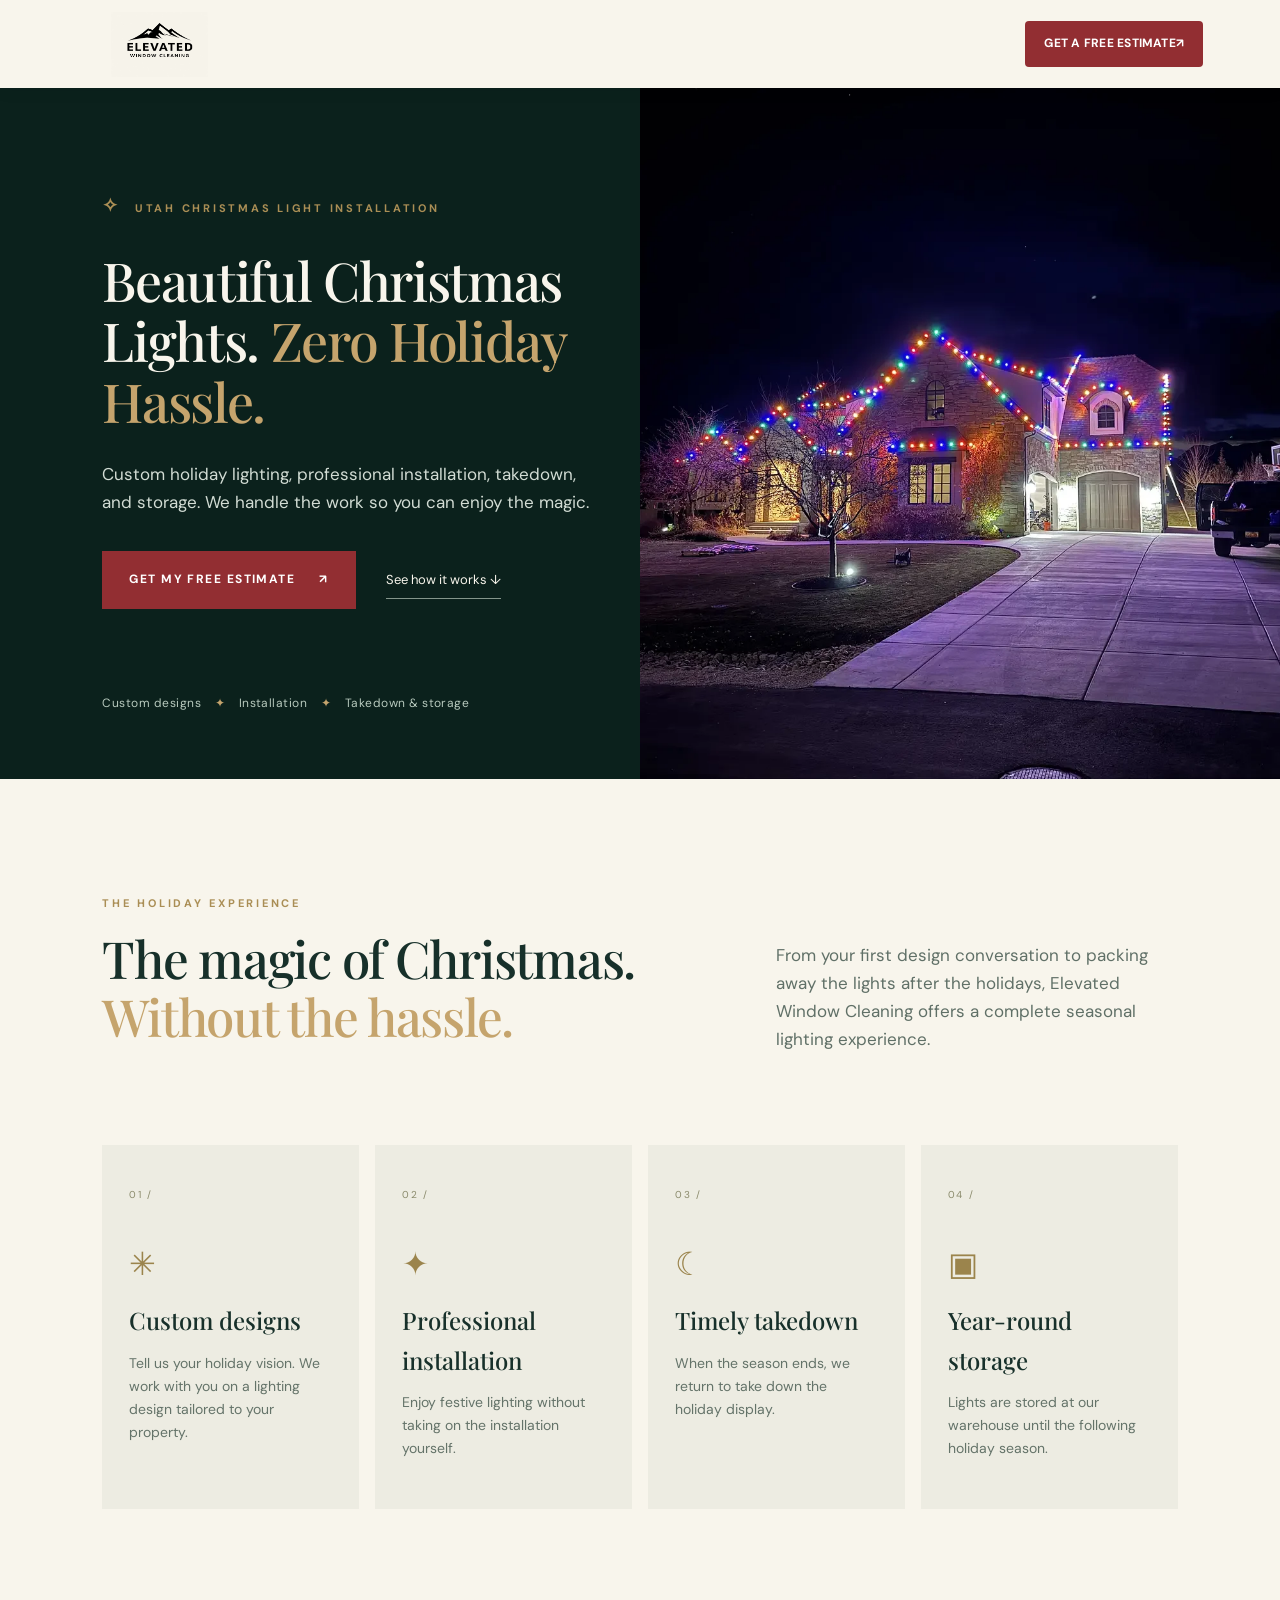
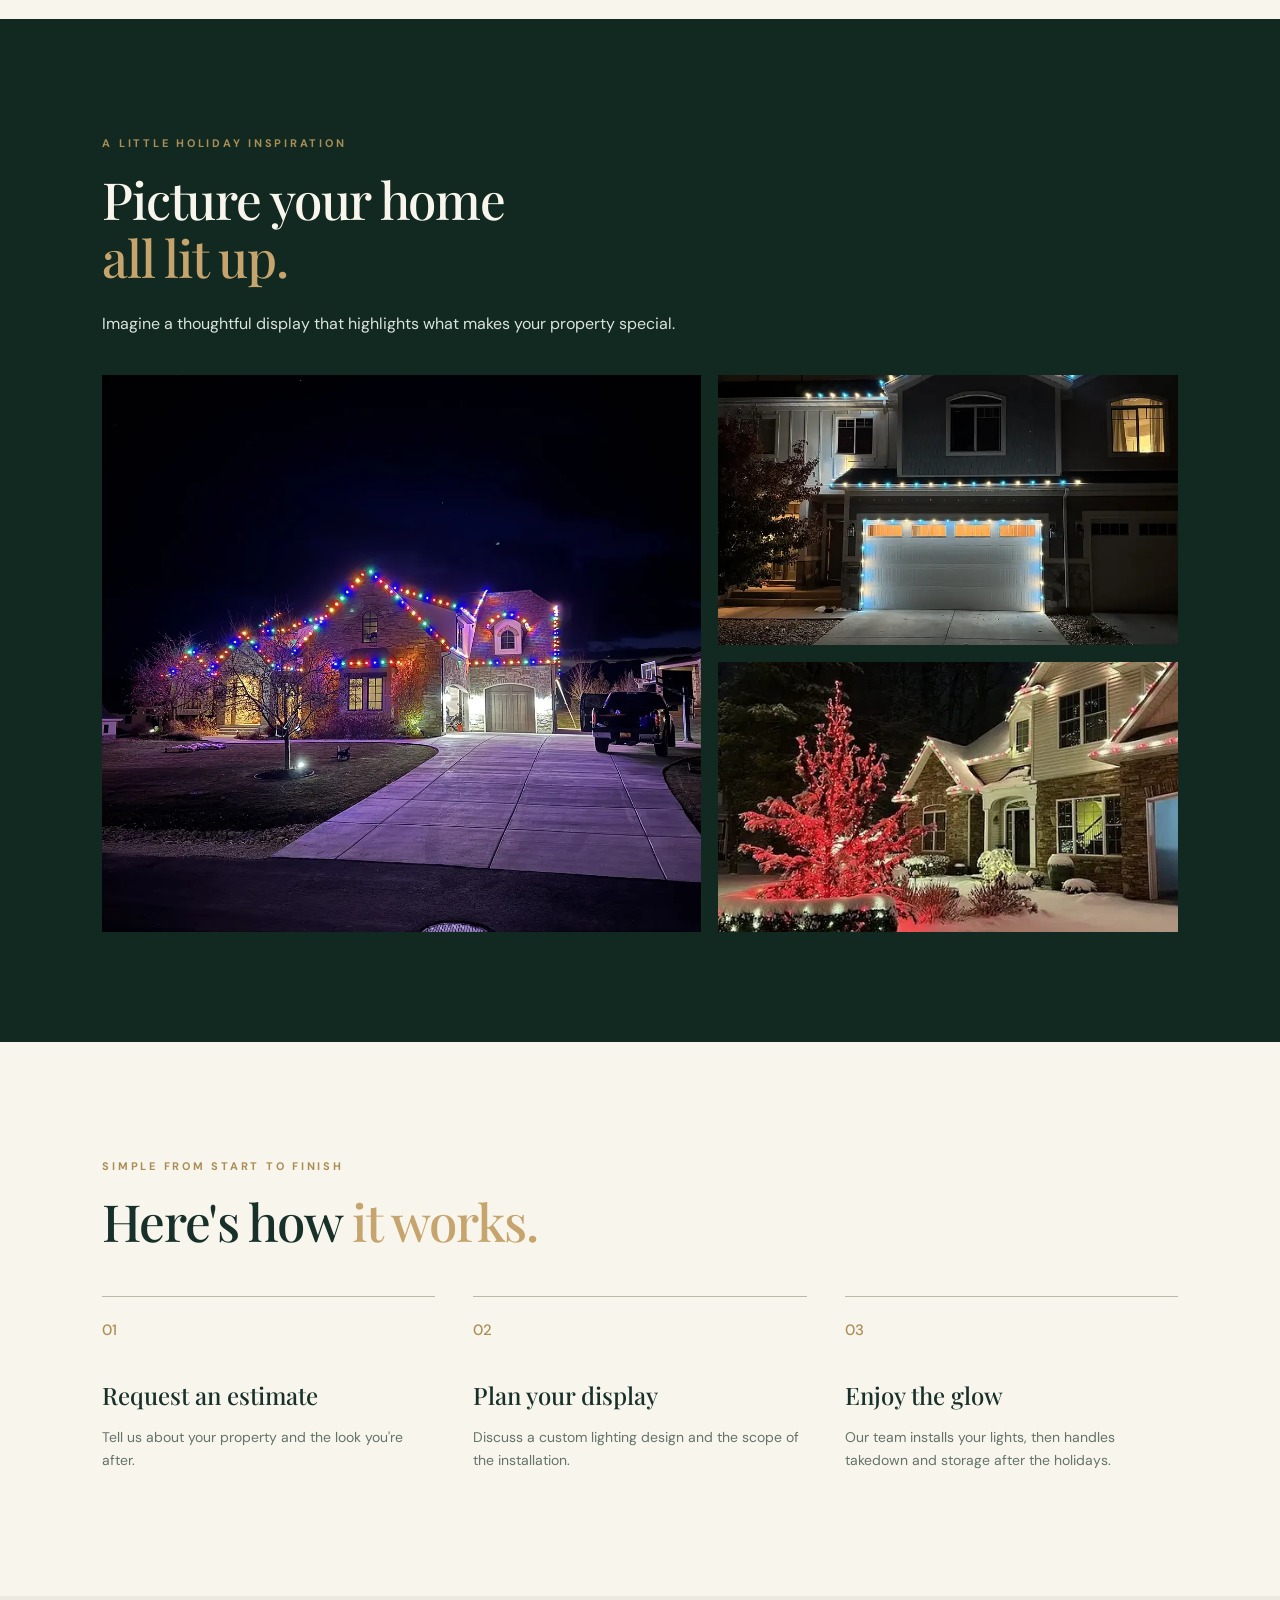
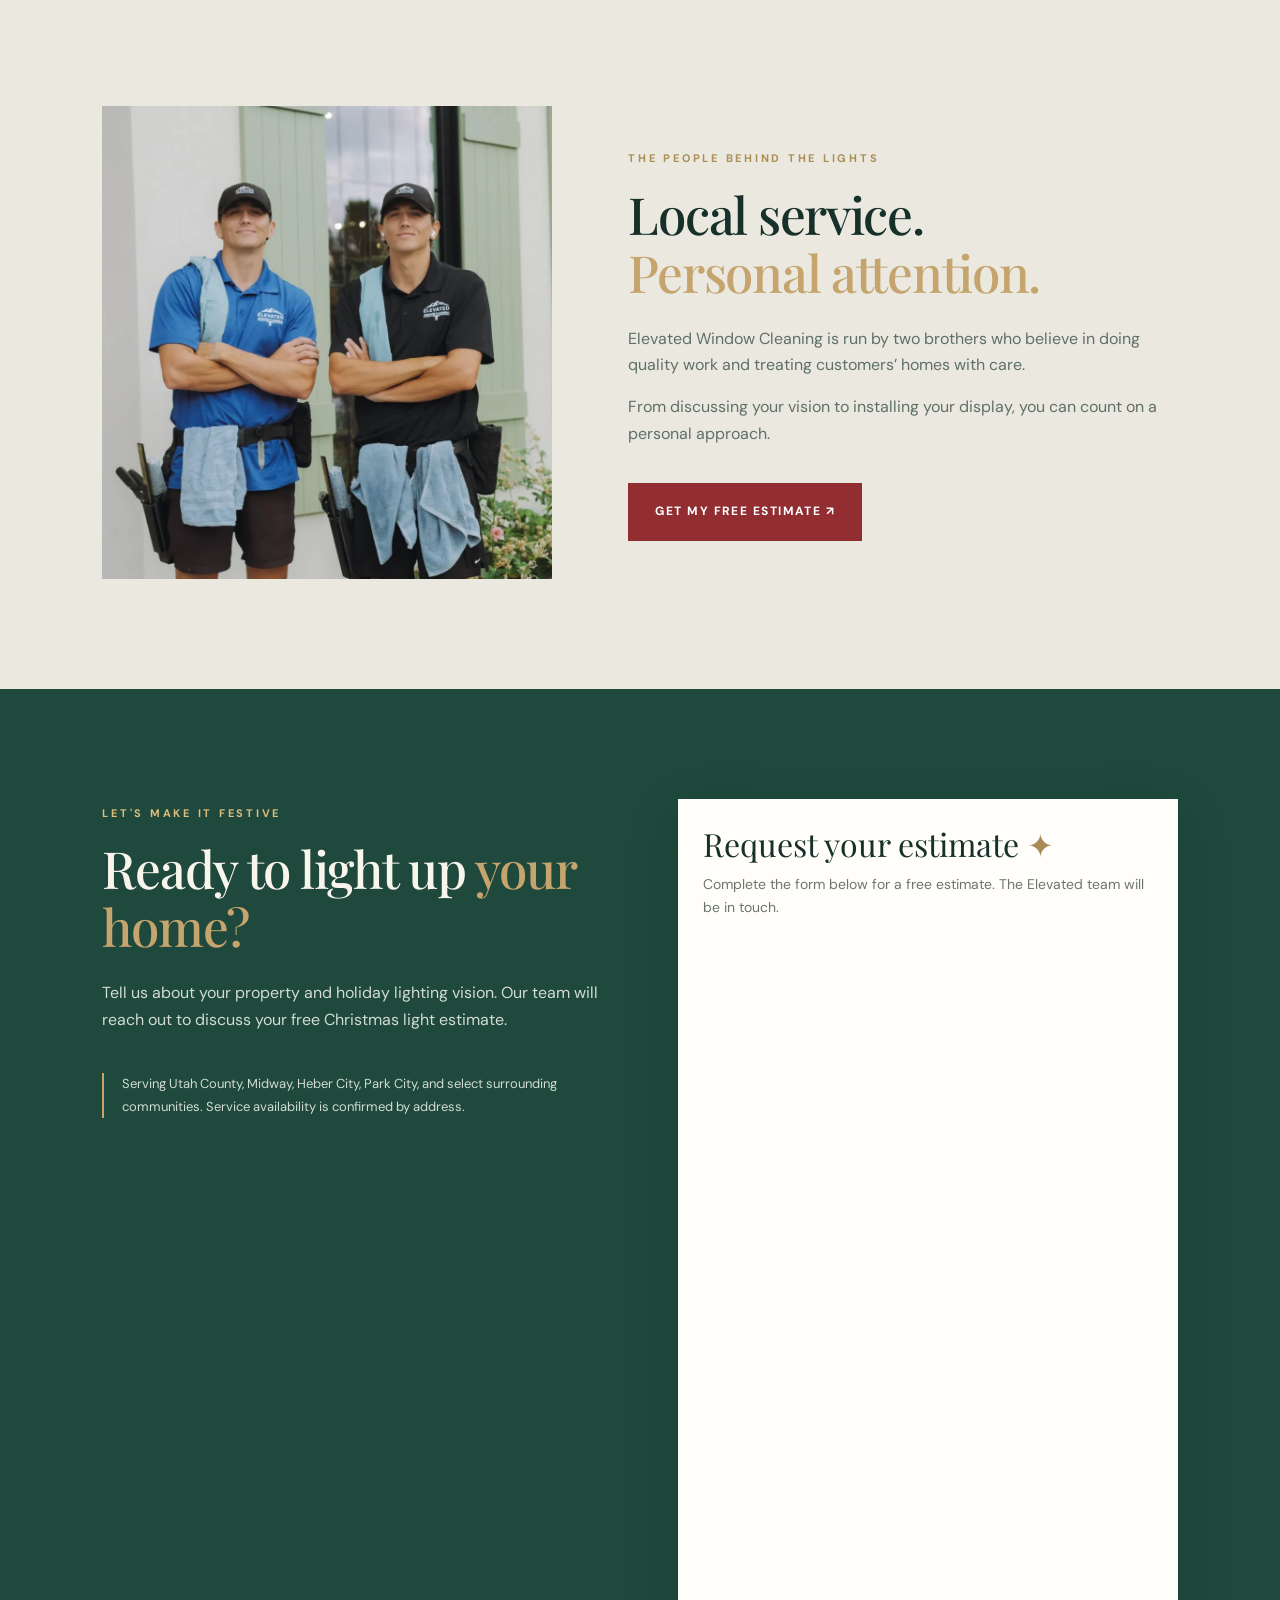
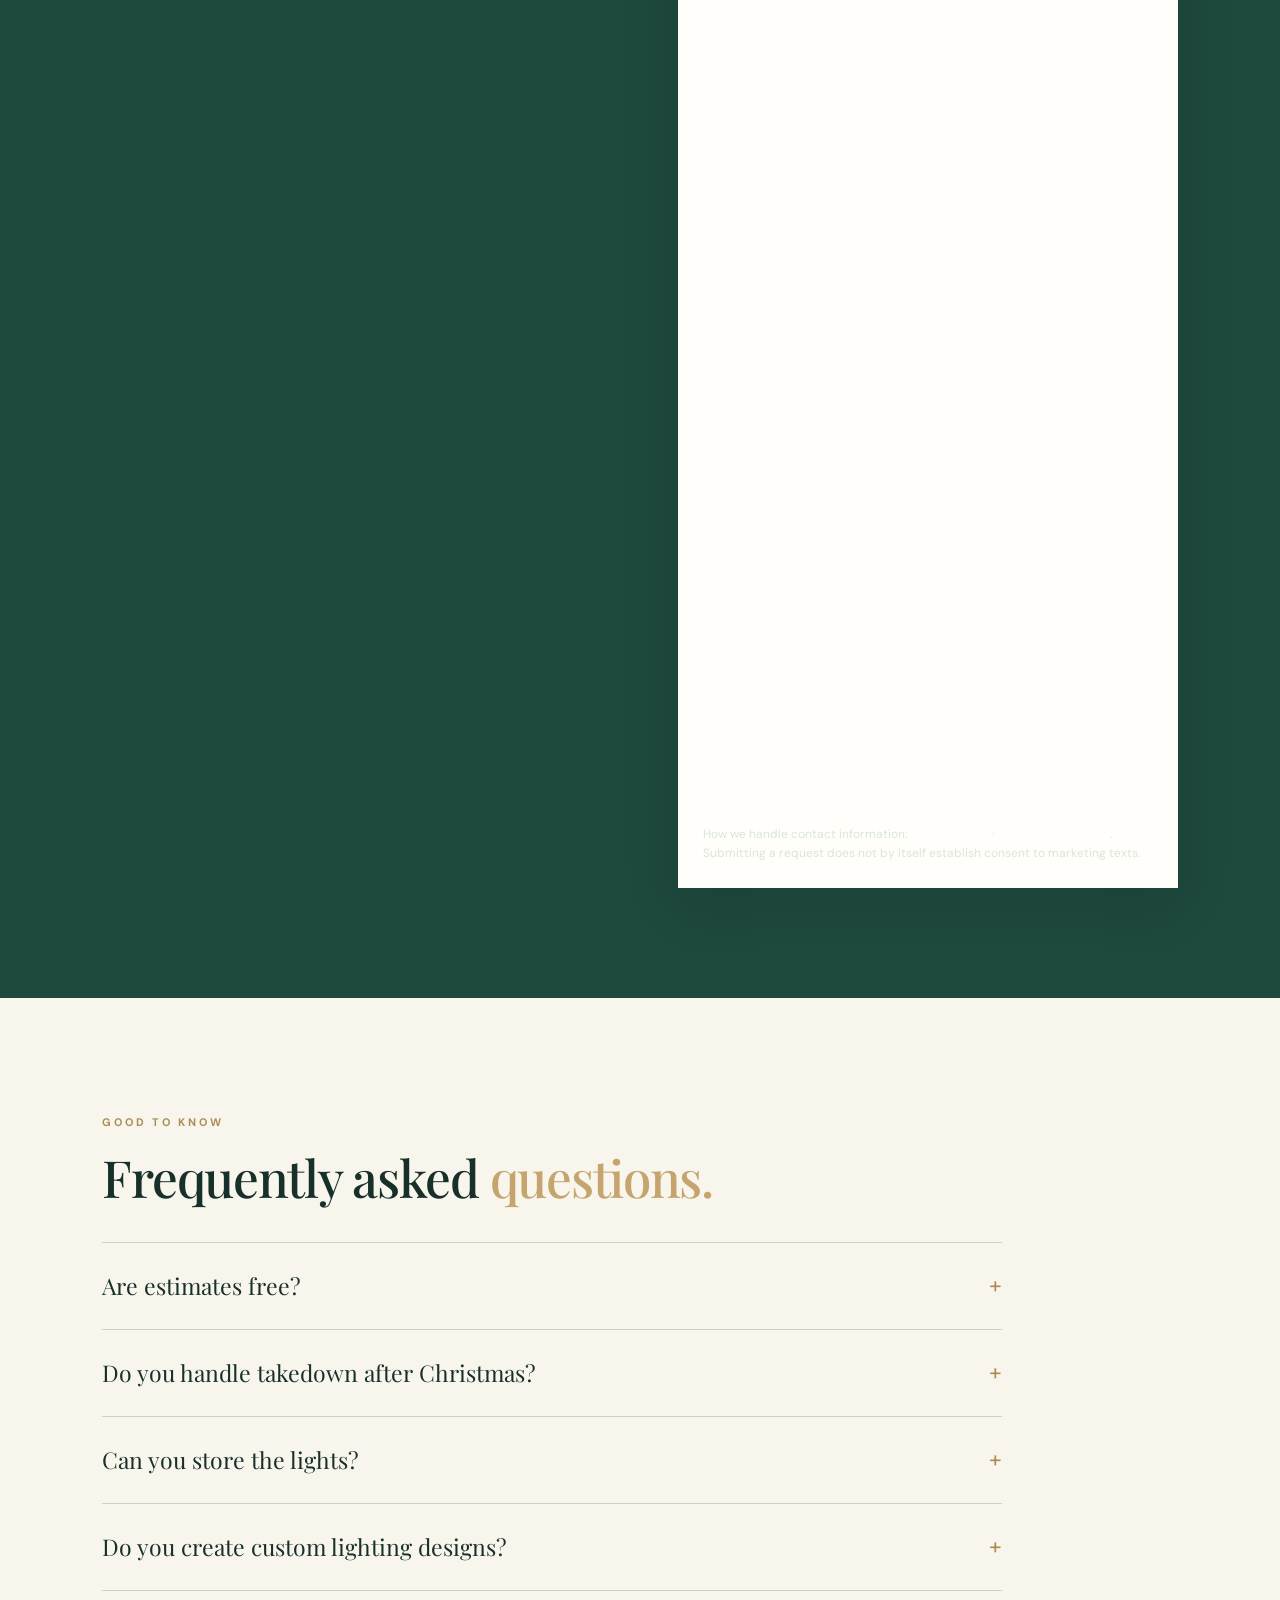
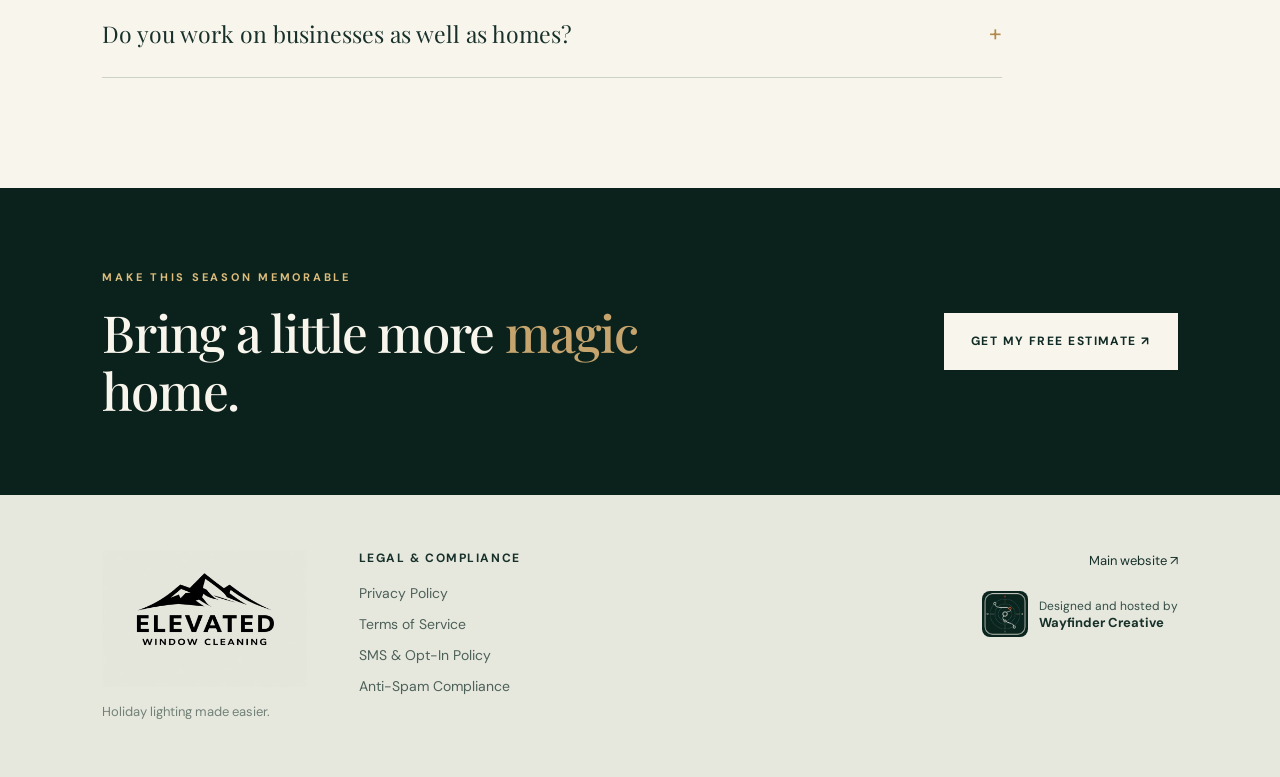
<file: index.html>
<!doctype html>
<html lang="en">
<head>
  <meta charset="utf-8" />
  <meta name="viewport" content="width=device-width, initial-scale=1" />
  <meta name="theme-color" content="#102721" />
  <meta name="description" content="Custom Christmas light designs, professional installation, takedown and storage with Elevated Window Cleaning in select Utah communities. Request an estimate." />
  <title>Christmas Light Installation | Elevated Window Cleaning</title>
  <link rel="stylesheet" href="styles.css" />
</head>
<body>
  <header class="header"><a class="brand" href="#top" aria-label="Elevated Window Cleaning home"><img class="brand-logo" src="assets/elevated-logo.webp" alt="Elevated Window Cleaning" /></a><a class="nav-cta" href="#estimate">Get a Free Estimate <span aria-hidden="true">↗</span></a></header>
  <main id="top">
    <section class="hero"><div class="hero-inner"><div class="eyebrow"><span class="sparkle">✧</span> UTAH CHRISTMAS LIGHT INSTALLATION</div><h1>Beautiful Christmas Lights. <em>Zero Holiday Hassle.</em></h1><p>Custom holiday lighting, professional installation, takedown, and storage. We handle the work so you can enjoy the magic.</p><div class="hero-actions"><a class="button primary" href="#estimate">Get My Free Estimate <span aria-hidden="true">↗</span></a><a class="text-link" href="#how-it-works">See how it works ↓</a></div><div class="hero-note">Custom designs <span>✦</span> Installation <span>✦</span> Takedown & storage</div></div><div class="hero-graphic"><img src="assets/lights-stone-house.webp" alt="Stone home decorated with multicolored Christmas lights" fetchpriority="high" /></div></section>
    <section class="intro section"><div class="section-heading"><span class="kicker">THE HOLIDAY EXPERIENCE</span><h2>The magic of Christmas.<br/><em>Without the hassle.</em></h2></div><p>From your first design conversation to packing away the lights after the holidays, Elevated Window Cleaning offers a complete seasonal lighting experience.</p></section>
    <section class="features section" aria-label="Christmas light services"><article><span class="feature-number">01 /</span><div class="feature-icon">✳</div><h3>Custom designs</h3><p>Tell us your holiday vision. We work with you on a lighting design tailored to your property.</p></article><article><span class="feature-number">02 /</span><div class="feature-icon">✦</div><h3>Professional installation</h3><p>Enjoy festive lighting without taking on the installation yourself.</p></article><article><span class="feature-number">03 /</span><div class="feature-icon">☾</div><h3>Timely takedown</h3><p>When the season ends, we return to take down the holiday display.</p></article><article><span class="feature-number">04 /</span><div class="feature-icon">▣</div><h3>Year-round storage</h3><p>Lights are stored at our warehouse until the following holiday season.</p></article></section>
    <section id="gallery" class="gallery section"><div class="section-heading"><span class="kicker">A LITTLE HOLIDAY INSPIRATION</span><h2>Picture your home<br/><em>all lit up.</em></h2><p>Imagine a thoughtful display that highlights what makes your property special.</p></div><div class="gallery-grid"><figure class="gallery-tile gallery-feature"><img src="assets/lights-stone-house.webp" alt="Large stone residence with multicolored Christmas lights along the roofline" loading="lazy" /></figure><figure class="gallery-tile"><img src="assets/lights-blue-house.webp" alt="Blue and white Christmas lighting installed along roofline and garage" loading="lazy" /></figure><figure class="gallery-tile"><img src="assets/lights-snow-house.webp" alt="Holiday lighting on a snowy home and tree" loading="lazy" /></figure></div></section>
    <section id="how-it-works" class="process section"><div class="section-heading"><span class="kicker">SIMPLE FROM START TO FINISH</span><h2>Here's how <em>it works.</em></h2></div><div class="steps"><div><strong>01</strong><h3>Request an estimate</h3><p>Tell us about your property and the look you're after.</p></div><div><strong>02</strong><h3>Plan your display</h3><p>Discuss a custom lighting design and the scope of the installation.</p></div><div><strong>03</strong><h3>Enjoy the glow</h3><p>Our team installs your lights, then handles takedown and storage after the holidays.</p></div></div></section>
    <section class="about section"><div class="about-photo"><img src="assets/elevated-owners.webp" alt="The two brothers behind Elevated Window Cleaning" loading="lazy" /></div><div class="about-copy"><span class="kicker">THE PEOPLE BEHIND THE LIGHTS</span><h2>Local service.<br/><em>Personal attention.</em></h2><p>Elevated Window Cleaning is run by two brothers who believe in doing quality work and treating customers’ homes with care.</p><p>From discussing your vision to installing your display, you can count on a personal approach.</p><a class="button primary" href="#estimate">Get My Free Estimate ↗</a></div></section>
    <section class="estimate section" id="estimate"><div class="estimate-content"><span class="kicker light">LET'S MAKE IT FESTIVE</span><h2>Ready to light up <em>your home?</em></h2><p>Tell us about your property and holiday lighting vision. Our team will reach out to discuss your free Christmas light estimate.</p><p class="service-area">Serving Utah County, Midway, Heber City, Park City, and select surrounding communities. Service availability is confirmed by address.</p></div><div class="form-shell"><div class="form-title">Request your estimate <span>✦</span></div><p>Complete the form below for a free estimate. The Elevated team will be in touch.</p><div id="ghl-form-slot" class="ghl-form-slot"><iframe src="https://api.leadconnectorhq.com/widget/form/0vOx5JC7BBK2NHhsucTt" style="width:100%;height:1468px;border:none;border-radius:8px" id="inline-0vOx5JC7BBK2NHhsucTt" data-layout="{'id':'INLINE'}" data-trigger-type="alwaysShow" data-trigger-value="" data-activation-type="alwaysActivated" data-activation-value="" data-deactivation-type="neverDeactivate" data-deactivation-value="" data-form-name="Christmas Light Installation" data-height="1468" data-layout-iframe-id="inline-0vOx5JC7BBK2NHhsucTt" data-form-id="0vOx5JC7BBK2NHhsucTt" data-cookie-consent="true" data-cookie-consent-provider="auto" title="Christmas Light Installation" loading="eager" referrerpolicy="strict-origin-when-cross-origin"></iframe><p class="form-privacy-note">How we handle contact information: <a href="privacy-policy/">Privacy Policy</a> · <a href="sms-policy/">SMS &amp; Opt-In Policy</a>. Submitting a request does not by itself establish consent to marketing texts.</p></div></div></section>
    <section class="faq section"><div class="section-heading"><span class="kicker">GOOD TO KNOW</span><h2>Frequently asked <em>questions.</em></h2></div><div class="faqs"><details><summary>Are estimates free?</summary><p>Yes! You can request a free Christmas light installation estimate by completing the form above.</p></details><details><summary>Do you handle takedown after Christmas?</summary><p>Yes. Elevated's Christmas light service includes takedown as part of its holiday offering. Confirm scheduling and any applicable charges in your estimate.</p></details><details><summary>Can you store the lights?</summary><p>Yes. Elevated advertises year-round storage at its warehouse until the next holiday season. Ask the team about the specific terms for your project.</p></details><details><summary>Do you create custom lighting designs?</summary><p>Yes. Share your vision and the team can discuss a design customized for your property.</p></details><details><summary>Do you work on businesses as well as homes?</summary><p>Yes. Elevated advertises holiday light services for residential and commercial properties. Confirm feasibility and availability for your location.</p></details></div></section>
    <section class="closing"><div><span class="kicker light">MAKE THIS SEASON MEMORABLE</span><h2>Bring a little more <em>magic</em> home.</h2></div><a class="button pale" href="#estimate">Get My Free Estimate ↗</a></section>
  </main>
  <footer><div class="footer-left"><img class="footer-logo" src="assets/elevated-logo.webp" alt="Elevated Window Cleaning" /><span>Holiday lighting made easier.</span></div><nav class="footer-legal" aria-label="Legal and compliance"><h2>Legal &amp; Compliance</h2><a href="privacy-policy/">Privacy Policy</a><a href="terms-of-service/">Terms of Service</a><a href="sms-policy/">SMS & Opt-In Policy</a><a href="anti-spam/">Anti-Spam Compliance</a></nav><div class="footer-right"><a href="https://elevatedwindowcleanings.com/" target="_blank" rel="noopener">Main website ↗</a><a class="wayfinder-credit" href="https://wayfindercreative.net/" target="_blank" rel="noopener" aria-label="Designed and hosted by Wayfinder Creative"><img src="assets/wayfinder-compass.webp" alt="Wayfinder Creative logo" width="46" height="46" loading="lazy" /><span>Designed and hosted by<br/><strong>Wayfinder Creative</strong></span></a></div></footer>
  <div class="mobile-estimate-bar" id="mobile-estimate-bar"><a class="button primary" href="#estimate">Get My Free Estimate <span aria-hidden="true">↗</span></a></div>
  <script src="https://link.msgsndr.com/js/form_embed.js" defer></script>
  <script src="script.js" defer></script>
</body>
</html>
</file>
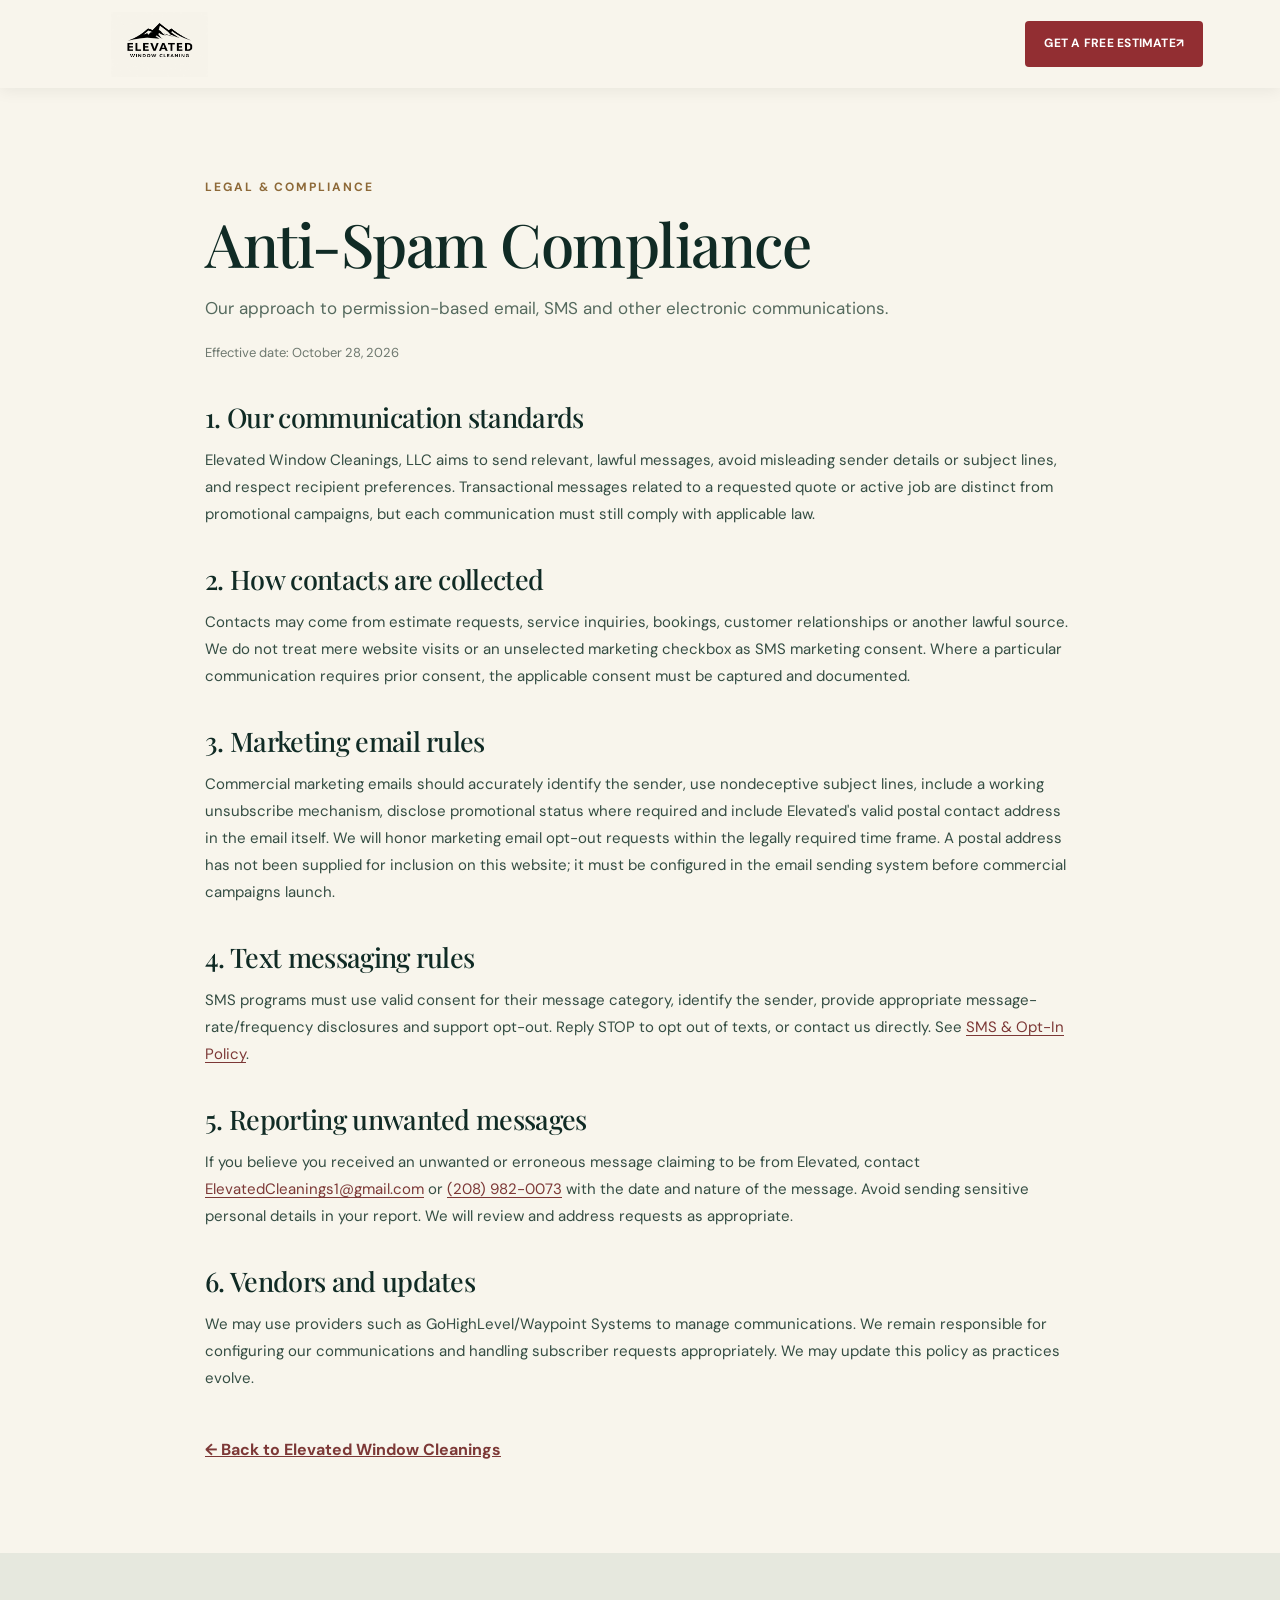
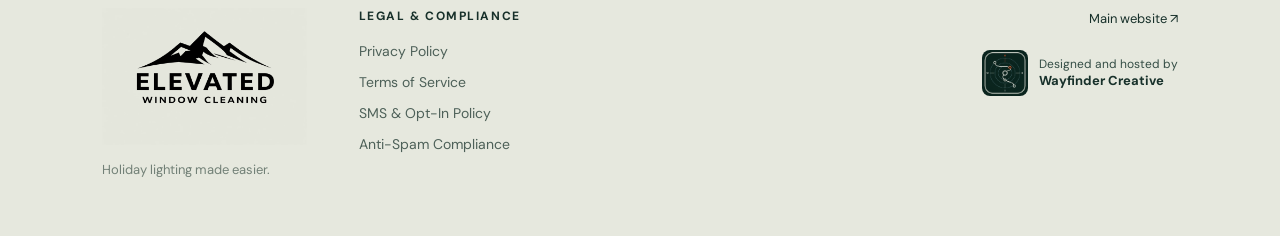
<file: anti-spam/index.html>
<!doctype html>
<html lang="en"><head><meta charset="utf-8" /><meta name="viewport" content="width=device-width, initial-scale=1" /><meta name="theme-color" content="#102721" /><meta name="description" content="Anti-Spam Compliance for Elevated Window Cleanings." /><title>Anti-Spam Compliance | Elevated Window Cleanings</title><link rel="stylesheet" href="../styles.css" /></head>
<body><header class="header"><a class="brand" href="../#top" aria-label="Elevated Window Cleanings home"><img class="brand-logo" src="../assets/elevated-logo.webp" alt="Elevated Window Cleanings" /></a><a class="nav-cta" href="../#estimate">Get a Free Estimate <span aria-hidden="true">↗</span></a></header>
<main class="legal-main"><div class="legal-wrap"><div class="legal-eyebrow">Legal &amp; Compliance</div><h1>Anti-Spam Compliance</h1><p class="legal-lead">Our approach to permission-based email, SMS and other electronic communications.</p><p class="updated">Effective date: October 28, 2026</p><article>
<h2>1. Our communication standards</h2><p>Elevated Window Cleanings, LLC aims to send relevant, lawful messages, avoid misleading sender details or subject lines, and respect recipient preferences. Transactional messages related to a requested quote or active job are distinct from promotional campaigns, but each communication must still comply with applicable law.</p>
<h2>2. How contacts are collected</h2><p>Contacts may come from estimate requests, service inquiries, bookings, customer relationships or another lawful source. We do not treat mere website visits or an unselected marketing checkbox as SMS marketing consent. Where a particular communication requires prior consent, the applicable consent must be captured and documented.</p>
<h2>3. Marketing email rules</h2><p>Commercial marketing emails should accurately identify the sender, use nondeceptive subject lines, include a working unsubscribe mechanism, disclose promotional status where required and include Elevated's valid postal contact address in the email itself. We will honor marketing email opt-out requests within the legally required time frame. A postal address has not been supplied for inclusion on this website; it must be configured in the email sending system before commercial campaigns launch.</p>
<h2>4. Text messaging rules</h2><p>SMS programs must use valid consent for their message category, identify the sender, provide appropriate message-rate/frequency disclosures and support opt-out. Reply STOP to opt out of texts, or contact us directly. See <a href="../sms-policy/">SMS &amp; Opt-In Policy</a>.</p>
<h2>5. Reporting unwanted messages</h2><p>If you believe you received an unwanted or erroneous message claiming to be from Elevated, contact <a href="mailto:ElevatedCleanings1@gmail.com">ElevatedCleanings1@gmail.com</a> or <a href="tel:+12089820073">(208) 982-0073</a> with the date and nature of the message. Avoid sending sensitive personal details in your report. We will review and address requests as appropriate.</p>
<h2>6. Vendors and updates</h2><p>We may use providers such as GoHighLevel/Waypoint Systems to manage communications. We remain responsible for configuring our communications and handling subscriber requests appropriately. We may update this policy as practices evolve.</p></article><a class="legal-back" href="../">← Back to Elevated Window Cleanings</a></div></main>
  <footer><div class="footer-left"><img class="footer-logo" src="../assets/elevated-logo.webp" alt="Elevated Window Cleaning" /><span>Holiday lighting made easier.</span></div><nav class="footer-legal" aria-label="Legal and compliance"><h2>Legal &amp; Compliance</h2><a href="../privacy-policy/">Privacy Policy</a><a href="../terms-of-service/">Terms of Service</a><a href="../sms-policy/">SMS & Opt-In Policy</a><a href="../anti-spam/">Anti-Spam Compliance</a></nav><div class="footer-right"><a href="https://elevatedwindowcleanings.com/" target="_blank" rel="noopener">Main website ↗</a><a class="wayfinder-credit" href="https://wayfindercreative.net/" target="_blank" rel="noopener" aria-label="Designed and hosted by Wayfinder Creative"><img src="../assets/wayfinder-compass.webp" alt="Wayfinder Creative logo" width="46" height="46" loading="lazy" /><span>Designed and hosted by<br/><strong>Wayfinder Creative</strong></span></a></div></footer>
<div class="mobile-estimate-bar" id="mobile-estimate-bar"><a class="button primary" href="../#estimate">Get My Free Estimate ↗</a></div>
</body></html>
</file>
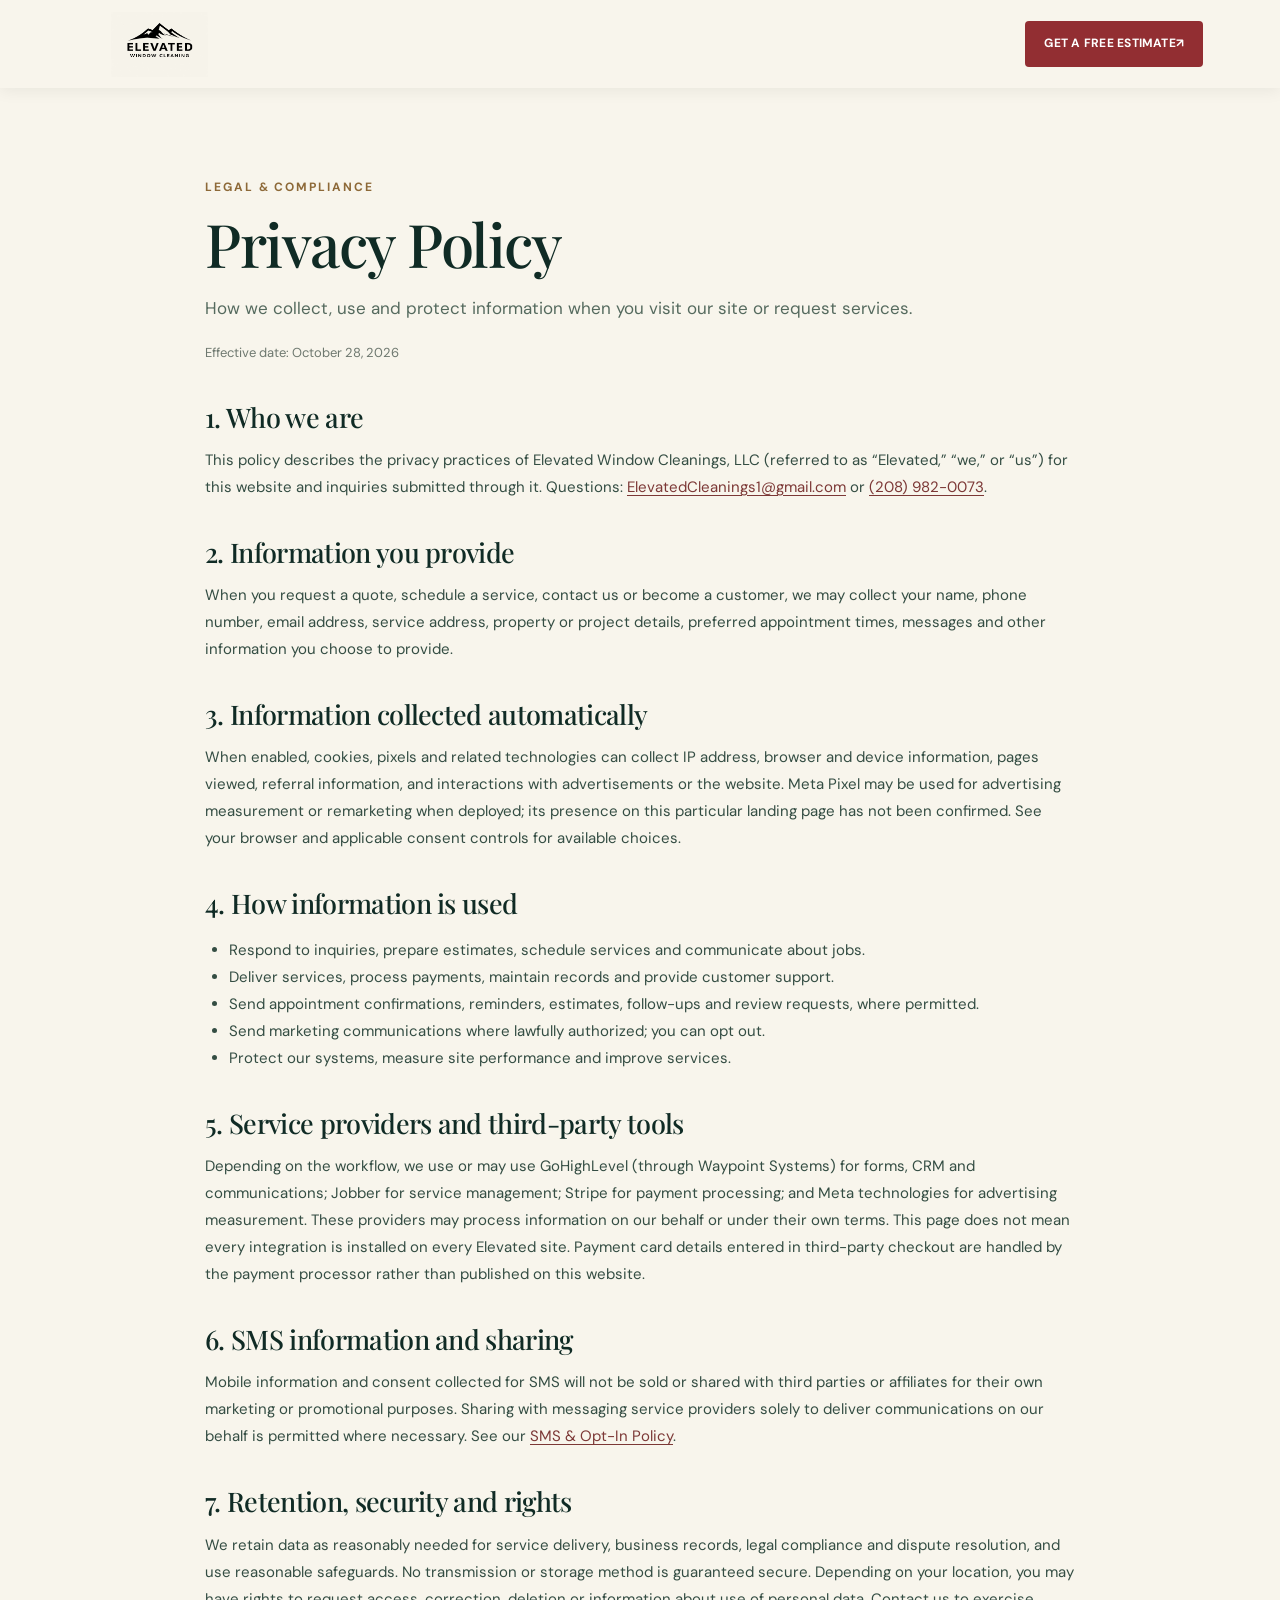
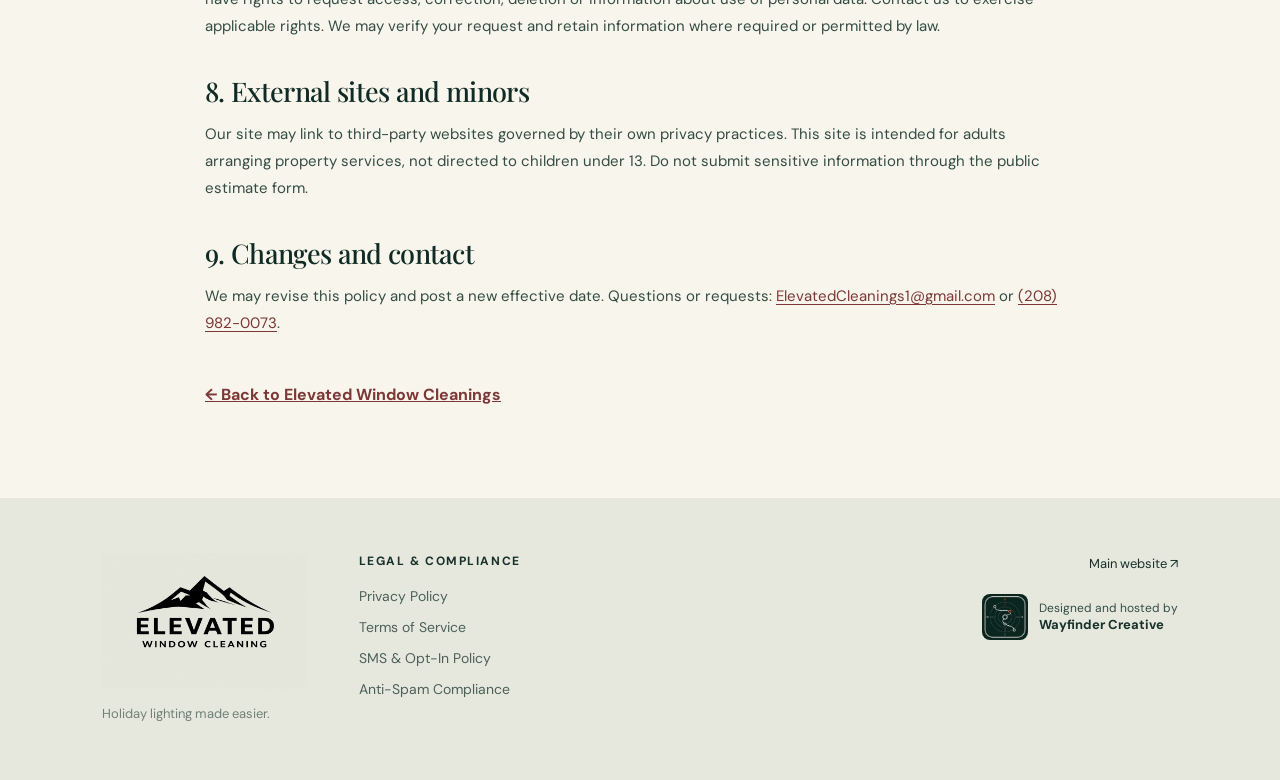
<file: privacy-policy/index.html>
<!doctype html>
<html lang="en"><head><meta charset="utf-8" /><meta name="viewport" content="width=device-width, initial-scale=1" /><meta name="theme-color" content="#102721" /><meta name="description" content="Privacy Policy for Elevated Window Cleanings." /><title>Privacy Policy | Elevated Window Cleanings</title><link rel="stylesheet" href="../styles.css" /></head>
<body><header class="header"><a class="brand" href="../#top" aria-label="Elevated Window Cleanings home"><img class="brand-logo" src="../assets/elevated-logo.webp" alt="Elevated Window Cleanings" /></a><a class="nav-cta" href="../#estimate">Get a Free Estimate <span aria-hidden="true">↗</span></a></header>
<main class="legal-main"><div class="legal-wrap"><div class="legal-eyebrow">Legal &amp; Compliance</div><h1>Privacy Policy</h1><p class="legal-lead">How we collect, use and protect information when you visit our site or request services.</p><p class="updated">Effective date: October 28, 2026</p><article>
<h2>1. Who we are</h2><p>This policy describes the privacy practices of Elevated Window Cleanings, LLC (referred to as “Elevated,” “we,” or “us”) for this website and inquiries submitted through it. Questions: <a href="mailto:ElevatedCleanings1@gmail.com">ElevatedCleanings1@gmail.com</a> or <a href="tel:+12089820073">(208) 982-0073</a>.</p>
<h2>2. Information you provide</h2><p>When you request a quote, schedule a service, contact us or become a customer, we may collect your name, phone number, email address, service address, property or project details, preferred appointment times, messages and other information you choose to provide.</p>
<h2>3. Information collected automatically</h2><p>When enabled, cookies, pixels and related technologies can collect IP address, browser and device information, pages viewed, referral information, and interactions with advertisements or the website. Meta Pixel may be used for advertising measurement or remarketing when deployed; its presence on this particular landing page has not been confirmed. See your browser and applicable consent controls for available choices.</p>
<h2>4. How information is used</h2><ul><li>Respond to inquiries, prepare estimates, schedule services and communicate about jobs.</li><li>Deliver services, process payments, maintain records and provide customer support.</li><li>Send appointment confirmations, reminders, estimates, follow-ups and review requests, where permitted.</li><li>Send marketing communications where lawfully authorized; you can opt out.</li><li>Protect our systems, measure site performance and improve services.</li></ul>
<h2>5. Service providers and third-party tools</h2><p>Depending on the workflow, we use or may use GoHighLevel (through Waypoint Systems) for forms, CRM and communications; Jobber for service management; Stripe for payment processing; and Meta technologies for advertising measurement. These providers may process information on our behalf or under their own terms. This page does not mean every integration is installed on every Elevated site. Payment card details entered in third-party checkout are handled by the payment processor rather than published on this website.</p>
<h2>6. SMS information and sharing</h2><p>Mobile information and consent collected for SMS will not be sold or shared with third parties or affiliates for their own marketing or promotional purposes. Sharing with messaging service providers solely to deliver communications on our behalf is permitted where necessary. See our <a href="../sms-policy/">SMS &amp; Opt-In Policy</a>.</p>
<h2>7. Retention, security and rights</h2><p>We retain data as reasonably needed for service delivery, business records, legal compliance and dispute resolution, and use reasonable safeguards. No transmission or storage method is guaranteed secure. Depending on your location, you may have rights to request access, correction, deletion or information about use of personal data. Contact us to exercise applicable rights. We may verify your request and retain information where required or permitted by law.</p>
<h2>8. External sites and minors</h2><p>Our site may link to third-party websites governed by their own privacy practices. This site is intended for adults arranging property services, not directed to children under 13. Do not submit sensitive information through the public estimate form.</p>
<h2>9. Changes and contact</h2><p>We may revise this policy and post a new effective date. Questions or requests: <a href="mailto:ElevatedCleanings1@gmail.com">ElevatedCleanings1@gmail.com</a> or <a href="tel:+12089820073">(208) 982-0073</a>.</p></article><a class="legal-back" href="../">← Back to Elevated Window Cleanings</a></div></main>
  <footer><div class="footer-left"><img class="footer-logo" src="../assets/elevated-logo.webp" alt="Elevated Window Cleaning" /><span>Holiday lighting made easier.</span></div><nav class="footer-legal" aria-label="Legal and compliance"><h2>Legal &amp; Compliance</h2><a href="../privacy-policy/">Privacy Policy</a><a href="../terms-of-service/">Terms of Service</a><a href="../sms-policy/">SMS & Opt-In Policy</a><a href="../anti-spam/">Anti-Spam Compliance</a></nav><div class="footer-right"><a href="https://elevatedwindowcleanings.com/" target="_blank" rel="noopener">Main website ↗</a><a class="wayfinder-credit" href="https://wayfindercreative.net/" target="_blank" rel="noopener" aria-label="Designed and hosted by Wayfinder Creative"><img src="../assets/wayfinder-compass.webp" alt="Wayfinder Creative logo" width="46" height="46" loading="lazy" /><span>Designed and hosted by<br/><strong>Wayfinder Creative</strong></span></a></div></footer>
<div class="mobile-estimate-bar" id="mobile-estimate-bar"><a class="button primary" href="../#estimate">Get My Free Estimate ↗</a></div>
</body></html>
</file>
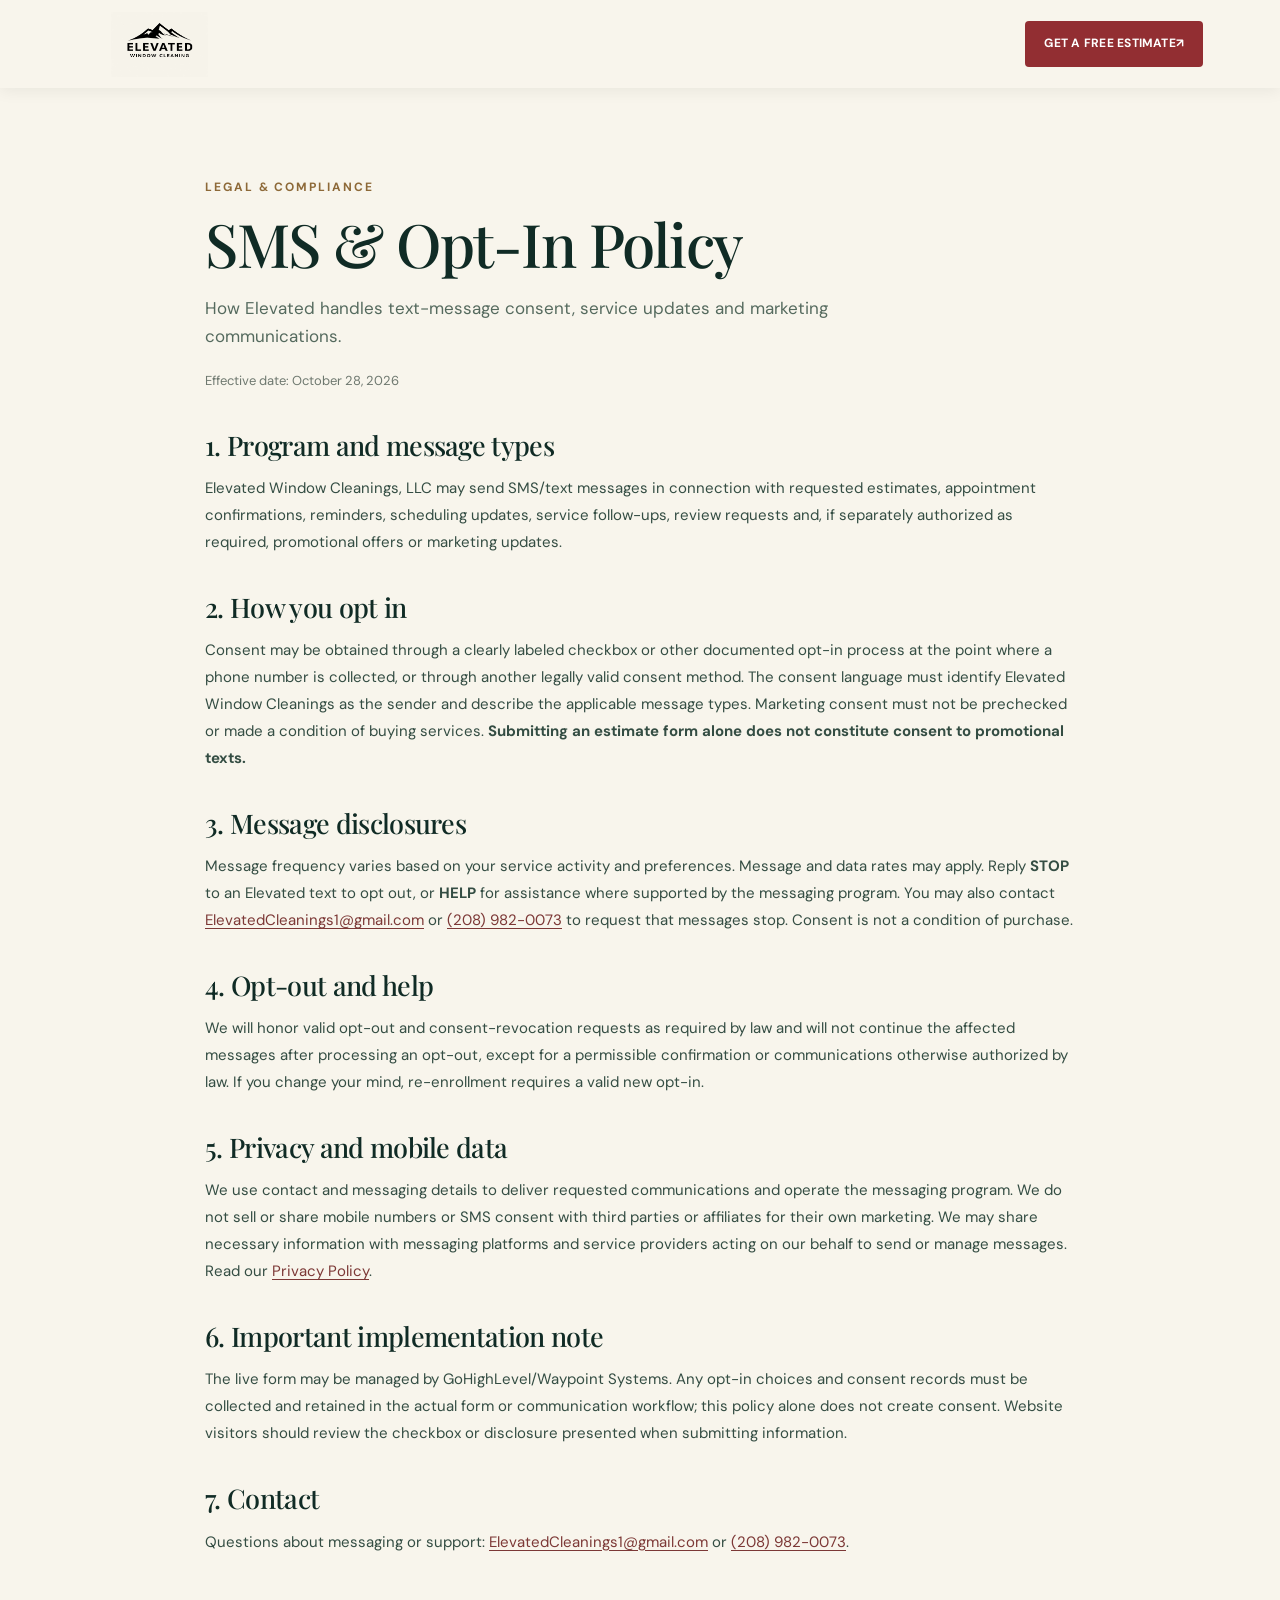
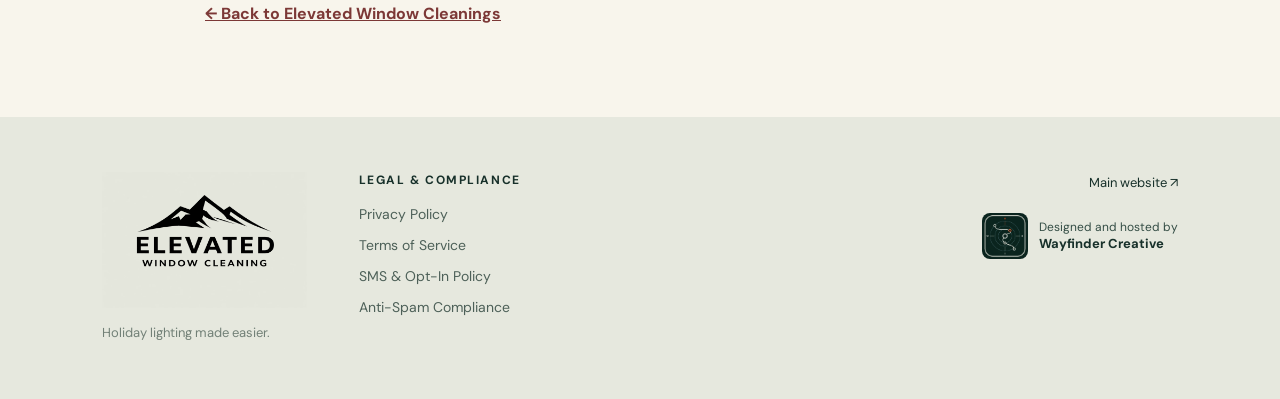
<file: sms-policy/index.html>
<!doctype html>
<html lang="en"><head><meta charset="utf-8" /><meta name="viewport" content="width=device-width, initial-scale=1" /><meta name="theme-color" content="#102721" /><meta name="description" content="SMS &amp; Opt-In Policy for Elevated Window Cleanings." /><title>SMS &amp; Opt-In Policy | Elevated Window Cleanings</title><link rel="stylesheet" href="../styles.css" /></head>
<body><header class="header"><a class="brand" href="../#top" aria-label="Elevated Window Cleanings home"><img class="brand-logo" src="../assets/elevated-logo.webp" alt="Elevated Window Cleanings" /></a><a class="nav-cta" href="../#estimate">Get a Free Estimate <span aria-hidden="true">↗</span></a></header>
<main class="legal-main"><div class="legal-wrap"><div class="legal-eyebrow">Legal &amp; Compliance</div><h1>SMS &amp; Opt-In Policy</h1><p class="legal-lead">How Elevated handles text-message consent, service updates and marketing communications.</p><p class="updated">Effective date: October 28, 2026</p><article>
<h2>1. Program and message types</h2><p>Elevated Window Cleanings, LLC may send SMS/text messages in connection with requested estimates, appointment confirmations, reminders, scheduling updates, service follow-ups, review requests and, if separately authorized as required, promotional offers or marketing updates.</p>
<h2>2. How you opt in</h2><p>Consent may be obtained through a clearly labeled checkbox or other documented opt-in process at the point where a phone number is collected, or through another legally valid consent method. The consent language must identify Elevated Window Cleanings as the sender and describe the applicable message types. Marketing consent must not be prechecked or made a condition of buying services. <strong>Submitting an estimate form alone does not constitute consent to promotional texts.</strong></p>
<h2>3. Message disclosures</h2><p>Message frequency varies based on your service activity and preferences. Message and data rates may apply. Reply <strong>STOP</strong> to an Elevated text to opt out, or <strong>HELP</strong> for assistance where supported by the messaging program. You may also contact <a href="mailto:ElevatedCleanings1@gmail.com">ElevatedCleanings1@gmail.com</a> or <a href="tel:+12089820073">(208) 982-0073</a> to request that messages stop. Consent is not a condition of purchase.</p>
<h2>4. Opt-out and help</h2><p>We will honor valid opt-out and consent-revocation requests as required by law and will not continue the affected messages after processing an opt-out, except for a permissible confirmation or communications otherwise authorized by law. If you change your mind, re-enrollment requires a valid new opt-in.</p>
<h2>5. Privacy and mobile data</h2><p>We use contact and messaging details to deliver requested communications and operate the messaging program. We do not sell or share mobile numbers or SMS consent with third parties or affiliates for their own marketing. We may share necessary information with messaging platforms and service providers acting on our behalf to send or manage messages. Read our <a href="../privacy-policy/">Privacy Policy</a>.</p>
<h2>6. Important implementation note</h2><p>The live form may be managed by GoHighLevel/Waypoint Systems. Any opt-in choices and consent records must be collected and retained in the actual form or communication workflow; this policy alone does not create consent. Website visitors should review the checkbox or disclosure presented when submitting information.</p>
<h2>7. Contact</h2><p>Questions about messaging or support: <a href="mailto:ElevatedCleanings1@gmail.com">ElevatedCleanings1@gmail.com</a> or <a href="tel:+12089820073">(208) 982-0073</a>.</p></article><a class="legal-back" href="../">← Back to Elevated Window Cleanings</a></div></main>
  <footer><div class="footer-left"><img class="footer-logo" src="../assets/elevated-logo.webp" alt="Elevated Window Cleaning" /><span>Holiday lighting made easier.</span></div><nav class="footer-legal" aria-label="Legal and compliance"><h2>Legal &amp; Compliance</h2><a href="../privacy-policy/">Privacy Policy</a><a href="../terms-of-service/">Terms of Service</a><a href="../sms-policy/">SMS & Opt-In Policy</a><a href="../anti-spam/">Anti-Spam Compliance</a></nav><div class="footer-right"><a href="https://elevatedwindowcleanings.com/" target="_blank" rel="noopener">Main website ↗</a><a class="wayfinder-credit" href="https://wayfindercreative.net/" target="_blank" rel="noopener" aria-label="Designed and hosted by Wayfinder Creative"><img src="../assets/wayfinder-compass.webp" alt="Wayfinder Creative logo" width="46" height="46" loading="lazy" /><span>Designed and hosted by<br/><strong>Wayfinder Creative</strong></span></a></div></footer>
<div class="mobile-estimate-bar" id="mobile-estimate-bar"><a class="button primary" href="../#estimate">Get My Free Estimate ↗</a></div>
</body></html>
</file>
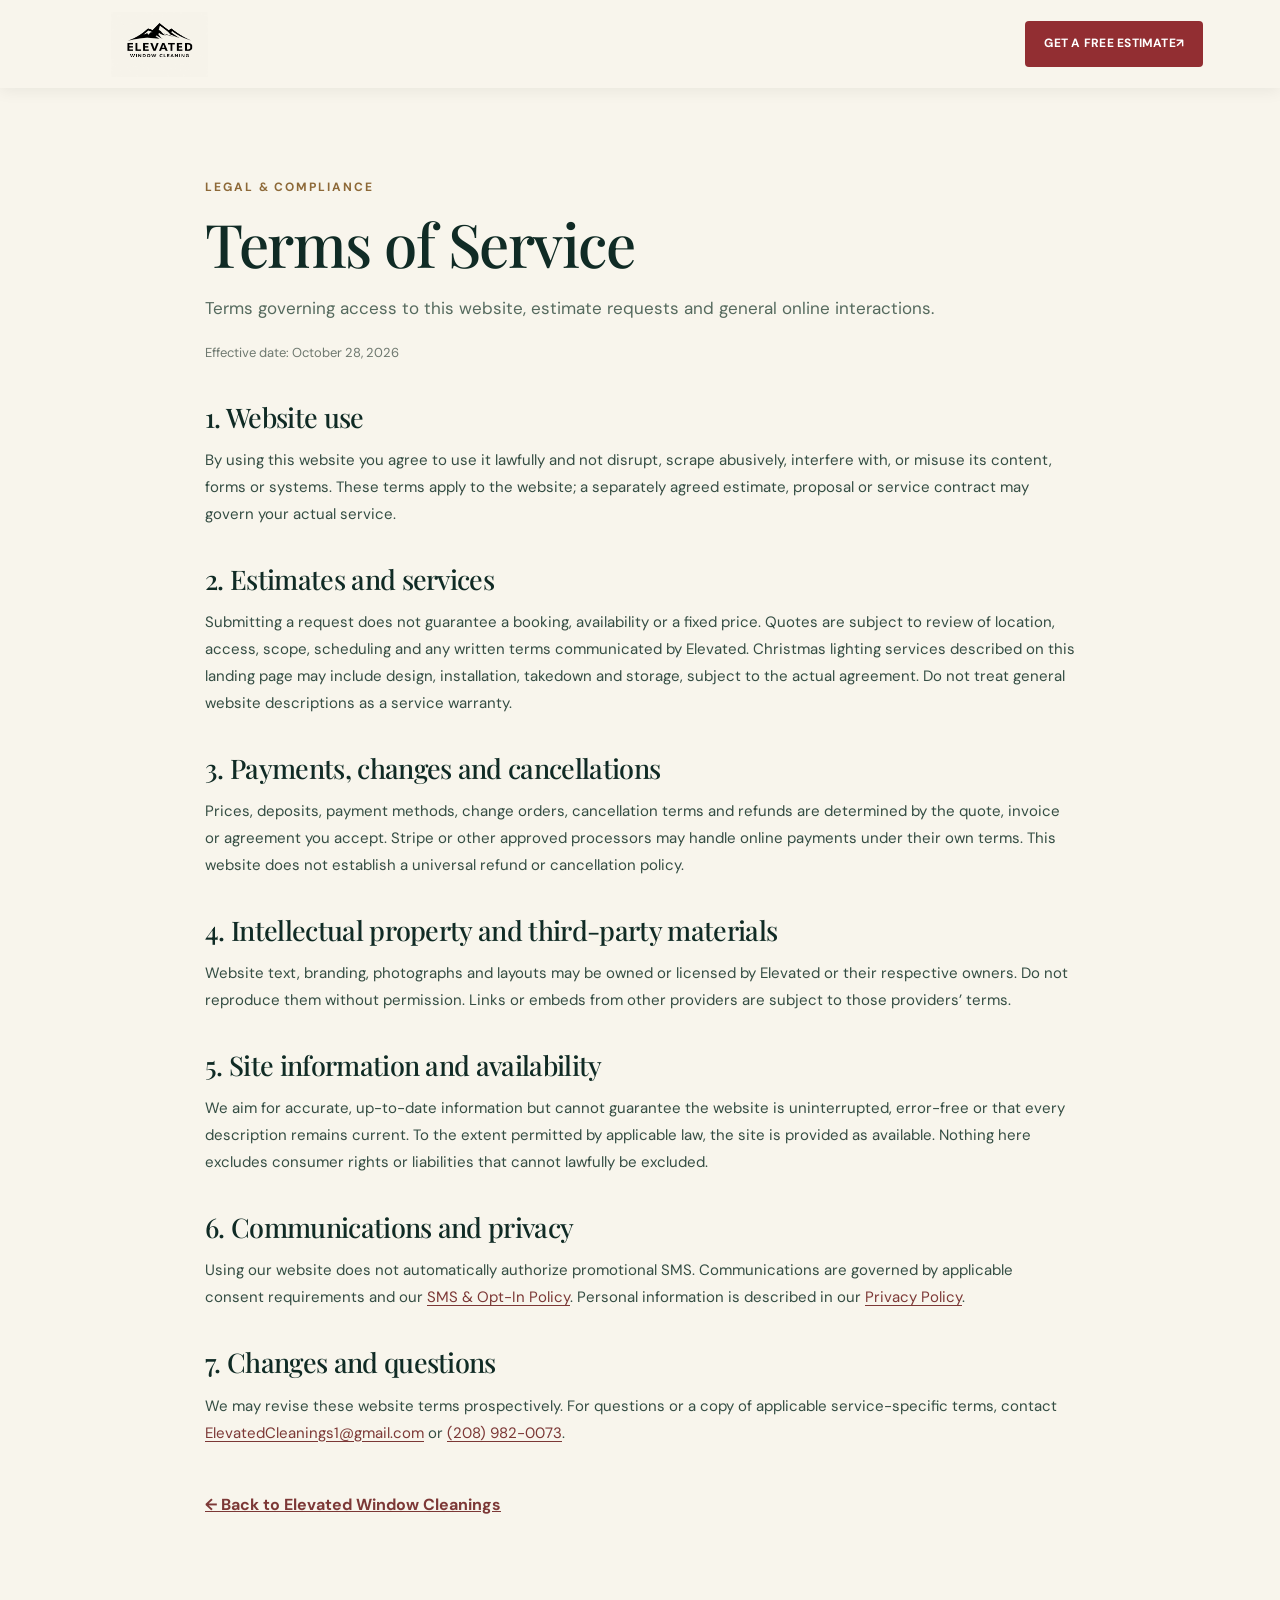
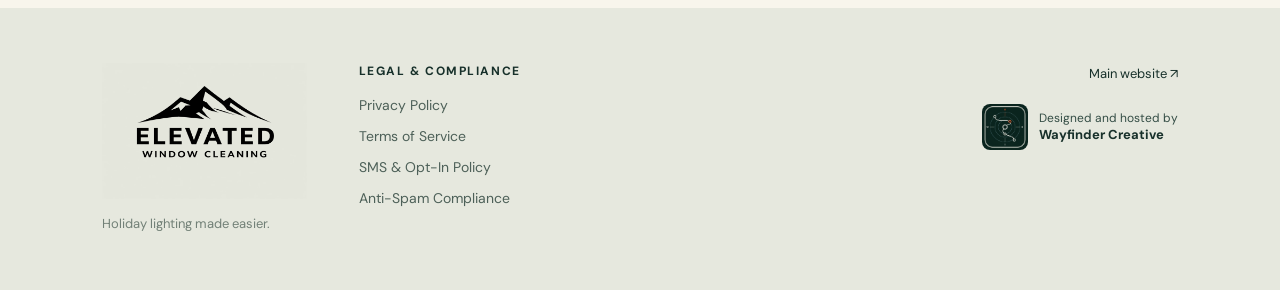
<file: terms-of-service/index.html>
<!doctype html>
<html lang="en"><head><meta charset="utf-8" /><meta name="viewport" content="width=device-width, initial-scale=1" /><meta name="theme-color" content="#102721" /><meta name="description" content="Terms of Service for Elevated Window Cleanings." /><title>Terms of Service | Elevated Window Cleanings</title><link rel="stylesheet" href="../styles.css" /></head>
<body><header class="header"><a class="brand" href="../#top" aria-label="Elevated Window Cleanings home"><img class="brand-logo" src="../assets/elevated-logo.webp" alt="Elevated Window Cleanings" /></a><a class="nav-cta" href="../#estimate">Get a Free Estimate <span aria-hidden="true">↗</span></a></header>
<main class="legal-main"><div class="legal-wrap"><div class="legal-eyebrow">Legal &amp; Compliance</div><h1>Terms of Service</h1><p class="legal-lead">Terms governing access to this website, estimate requests and general online interactions.</p><p class="updated">Effective date: October 28, 2026</p><article>
<h2>1. Website use</h2><p>By using this website you agree to use it lawfully and not disrupt, scrape abusively, interfere with, or misuse its content, forms or systems. These terms apply to the website; a separately agreed estimate, proposal or service contract may govern your actual service.</p>
<h2>2. Estimates and services</h2><p>Submitting a request does not guarantee a booking, availability or a fixed price. Quotes are subject to review of location, access, scope, scheduling and any written terms communicated by Elevated. Christmas lighting services described on this landing page may include design, installation, takedown and storage, subject to the actual agreement. Do not treat general website descriptions as a service warranty.</p>
<h2>3. Payments, changes and cancellations</h2><p>Prices, deposits, payment methods, change orders, cancellation terms and refunds are determined by the quote, invoice or agreement you accept. Stripe or other approved processors may handle online payments under their own terms. This website does not establish a universal refund or cancellation policy.</p>
<h2>4. Intellectual property and third-party materials</h2><p>Website text, branding, photographs and layouts may be owned or licensed by Elevated or their respective owners. Do not reproduce them without permission. Links or embeds from other providers are subject to those providers’ terms.</p>
<h2>5. Site information and availability</h2><p>We aim for accurate, up-to-date information but cannot guarantee the website is uninterrupted, error-free or that every description remains current. To the extent permitted by applicable law, the site is provided as available. Nothing here excludes consumer rights or liabilities that cannot lawfully be excluded.</p>
<h2>6. Communications and privacy</h2><p>Using our website does not automatically authorize promotional SMS. Communications are governed by applicable consent requirements and our <a href="../sms-policy/">SMS &amp; Opt-In Policy</a>. Personal information is described in our <a href="../privacy-policy/">Privacy Policy</a>.</p>
<h2>7. Changes and questions</h2><p>We may revise these website terms prospectively. For questions or a copy of applicable service-specific terms, contact <a href="mailto:ElevatedCleanings1@gmail.com">ElevatedCleanings1@gmail.com</a> or <a href="tel:+12089820073">(208) 982-0073</a>.</p></article><a class="legal-back" href="../">← Back to Elevated Window Cleanings</a></div></main>
  <footer><div class="footer-left"><img class="footer-logo" src="../assets/elevated-logo.webp" alt="Elevated Window Cleaning" /><span>Holiday lighting made easier.</span></div><nav class="footer-legal" aria-label="Legal and compliance"><h2>Legal &amp; Compliance</h2><a href="../privacy-policy/">Privacy Policy</a><a href="../terms-of-service/">Terms of Service</a><a href="../sms-policy/">SMS & Opt-In Policy</a><a href="../anti-spam/">Anti-Spam Compliance</a></nav><div class="footer-right"><a href="https://elevatedwindowcleanings.com/" target="_blank" rel="noopener">Main website ↗</a><a class="wayfinder-credit" href="https://wayfindercreative.net/" target="_blank" rel="noopener" aria-label="Designed and hosted by Wayfinder Creative"><img src="../assets/wayfinder-compass.webp" alt="Wayfinder Creative logo" width="46" height="46" loading="lazy" /><span>Designed and hosted by<br/><strong>Wayfinder Creative</strong></span></a></div></footer>
<div class="mobile-estimate-bar" id="mobile-estimate-bar"><a class="button primary" href="../#estimate">Get My Free Estimate ↗</a></div>
</body></html>
</file>
<file: styles.css>
@import url('https://fonts.googleapis.com/css2?family=DM+Sans:wght@400;500;600;700&family=Playfair+Display:ital,wght@0,500;0,600;1,500;1,600&display=swap');
:root{--forest:#102b25;--deep:#0b211c;--pine:#1f493d;--cream:#f8f5ec;--white:#fffefa;--gold:#d2ae65;--ink:#17302a;--muted:#6a786f}*{box-sizing:border-box}html{scroll-behavior:smooth}body{margin:0;background:var(--cream);color:var(--ink);font-family:'DM Sans',sans-serif;font-size:16px;line-height:1.65}a{color:inherit}.header{height:88px;background:var(--cream);display:flex;align-items:center;justify-content:space-between;padding:0 clamp(22px,6vw,100px)}.brand{display:flex;align-items:center;gap:12px;text-decoration:none;font-weight:700;line-height:1.1;font-size:19px;letter-spacing:.12em}.brand-symbol{font-size:32px;color:#aa863b}.brand-small{display:block;font-size:9px;letter-spacing:.28em;margin-top:5px}.nav-cta{text-decoration:none;border-bottom:1px solid #8e744c;padding:8px 0;font-size:12px;font-weight:700;letter-spacing:.1em;text-transform:uppercase}.hero{background:var(--deep);color:var(--cream);min-height:660px;position:relative;display:grid;grid-template-columns:1.2fr .8fr;overflow:hidden}.hero-inner{position:relative;z-index:1;padding:clamp(85px,10vw,145px) 35px 90px clamp(24px,8vw,130px);max-width:870px}.eyebrow,.kicker{font-size:11px;letter-spacing:.25em;font-weight:700;color:#aa8e55;text-transform:uppercase}.sparkle{font-size:19px;margin-right:8px}h1,h2,h3,p{margin-top:0}h1,h2{font-family:'Playfair Display',Georgia,serif;line-height:1.13;letter-spacing:-.025em;font-weight:500}h1{font-size:clamp(56px,6.4vw,105px);margin:28px 0}h2{font-size:clamp(39px,4vw,66px);margin:15px 0 24px}h1 em,h2 em{color:var(--gold);font-weight:500} .hero p{color:#d2dcd4;max-width:540px;font-size:17px}.hero-actions{display:flex;gap:30px;align-items:center;flex-wrap:wrap;margin-top:35px}.button{display:inline-flex;align-items:center;justify-content:space-between;gap:24px;text-decoration:none;padding:19px 27px;font-size:12px;font-weight:700;letter-spacing:.12em;text-transform:uppercase;min-height:56px;transition:transform .2s ease,filter .2s ease}.button:hover{transform:translateY(-2px);filter:brightness(1.05)}.primary{background:var(--gold);color:#192b23}.pale{background:var(--cream);color:var(--forest)}.text-link{font-size:13px;text-decoration:none;border-bottom:1px solid #84958b;padding:8px 0}.hero-note{margin-top:85px;font-size:12px;color:#b7c9bd;letter-spacing:.04em}.hero-note span{color:var(--gold);margin:0 10px}.hero-graphic{background:radial-gradient(circle at 48% 42%,#54745b 0%,#244639 36%,#0d211c 76%);position:relative;min-height:480px}.hero-graphic:before{content:'✦';position:absolute;top:23%;left:40%;font-size:210px;color:#edcd85;opacity:.14}.hero-graphic-note{position:absolute;bottom:34px;left:30px;right:30px;font-size:12px;color:#e2d8bd;text-align:center}.light-wire{position:absolute;top:13%;left:-10%;width:130%;height:110px;border-top:2px solid #bfae7f;transform:rotate(14deg);display:flex;justify-content:space-around}.light-wire i{width:9px;height:21px;background:#f9d888;border-radius:50%;box-shadow:0 0 19px 7px #efbf5c80}.section{padding:110px clamp(25px,8vw,130px)}.intro{display:grid;grid-template-columns:1.2fr .8fr;align-items:end;gap:70px;padding-bottom:75px}.intro>p{max-width:460px;color:#607067;font-size:17px}.features{display:grid;grid-template-columns:repeat(4,1fr);gap:16px;padding-top:0}.features article{background:#edece2;padding:35px 27px;min-height:285px}.feature-number{font-size:10px;color:#8a8a6b;letter-spacing:.17em}.feature-icon{font-size:32px;color:#9b844c;margin:32px 0 10px}.features h3,.steps h3{font-family:'Playfair Display',Georgia,serif;font-size:24px;font-weight:500;margin-bottom:11px}.features p,.steps p{font-size:14px;color:#647369}.gallery{background:#e8eae0}.gallery .section-heading{max-width:650px}.gallery .section-heading p{color:#647369}.gallery-grid{display:grid;grid-template-columns:1.35fr 1fr;gap:20px;margin-top:38px}.gallery-placeholder{height:390px;background:linear-gradient(140deg,#17372d,#536d52 55%,#22372f);color:#d9d5bf;display:flex;flex-direction:column;align-items:center;justify-content:center;gap:10px;letter-spacing:.13em;font-size:12px}.gallery-placeholder.second{background:linear-gradient(35deg,#645f46,#253d2f 75%)}.gallery-placeholder small{letter-spacing:0;font-size:12px;color:#bdc9b6}.process{background:var(--cream)}.steps{display:grid;grid-template-columns:repeat(3,1fr);gap:38px;margin-top:45px}.steps>div{border-top:1px solid #b8b9a8;padding-top:20px}.steps strong{color:#aa8e55;font-weight:500;font-size:15px}.steps h3{margin-top:32px}.estimate{background:var(--pine);display:grid;grid-template-columns:1fr 1fr;gap:75px;color:var(--cream);align-items:start}.estimate h2{font-size:clamp(39px,4vw,62px)}.estimate-content>p{color:#d1dbd4;max-width:540px}.kicker.light{color:#ddbd7b}.service-area{font-size:13px;line-height:1.75;border-left:2px solid var(--gold);padding-left:18px;margin:40px 0}.phone-link{color:var(--cream);text-decoration:none;border-bottom:1px solid var(--gold);padding-bottom:6px;font-weight:600;font-size:14px}.form-shell{background:var(--white);color:var(--ink);padding:clamp(22px,3vw,42px);box-shadow:0 16px 50px #07191022}.form-title{font-family:'Playfair Display',Georgia,serif;font-size:32px;line-height:1.2}.form-title span{color:#a68b57}.form-shell>p{font-size:14px;color:#6d766d;margin:10px 0 24px}.form-placeholder{border:1px dashed #b9bea9;background:#f2f3ec;padding:45px 20px;text-align:center}.placeholder-label{color:#788675;font-size:11px;font-weight:700;letter-spacing:.16em}.form-placeholder p{font-size:14px;color:#55675b;margin-top:12px}.form-placeholder .placeholder-detail{font-size:12px;color:#788675}.faq{background:var(--cream)}.faqs{max-width:900px;margin-top:35px}details{border-top:1px solid #cdd2c7;padding:24px 0}details:last-child{border-bottom:1px solid #cdd2c7}summary{font-family:'Playfair Display',Georgia,serif;font-size:23px;cursor:pointer;list-style:none;display:flex;justify-content:space-between;gap:20px}summary:after{content:'+';font-family:'DM Sans',sans-serif;color:#b18b4d}details[open] summary:after{content:'−'}details p{color:#69796e;max-width:700px;margin:17px 0 0;font-size:15px}.closing{background:var(--deep);color:var(--cream);padding:75px clamp(25px,8vw,130px);display:flex;align-items:center;justify-content:space-between;gap:35px}.closing h2{max-width:650px;margin-bottom:0}footer{padding:55px clamp(25px,8vw,130px);background:#e6e8de;display:flex;justify-content:space-between;gap:25px}.footer-left strong{font-size:17px;letter-spacing:.11em;display:block}.footer-left small{display:block;font-size:8px;letter-spacing:.22em}.footer-left>span{display:block;margin-top:14px;color:#728077;font-size:13px}.footer-right{display:flex;flex-direction:column;gap:8px;text-align:right;font-size:13px}.footer-right a{text-decoration:none}.footer-right>span{color:#6c7a70}@media(max-width:950px){.hero{grid-template-columns:1fr}.hero-inner{padding-bottom:45px}.hero-graphic{min-height:230px}.hero-note{margin-top:48px}.intro,.estimate{grid-template-columns:1fr;gap:22px}.features{grid-template-columns:repeat(2,1fr)}.steps{gap:20px}}@media(max-width:600px){.header{height:76px}.brand{font-size:14px}.brand-symbol{font-size:25px}.brand-small{font-size:7px}.nav-cta{font-size:10px}.hero-inner{padding:80px 25px 60px}.hero h1{font-size:55px}.hero-note{font-size:10px}.section{padding:70px 22px}.features{padding-top:0;grid-template-columns:1fr}.features article{min-height:225px}.gallery-grid,.steps{grid-template-columns:1fr}.gallery-placeholder{height:260px}.closing{padding:60px 22px;display:block}.closing .button{margin-top:30px}footer{padding:45px 22px;flex-direction:column}.footer-right{text-align:left}}

/* Approved Christmas 2026 landing page updates */
:root{--cranberry:#922E32;--gold:#C5A46D}
.brand-logo{display:block;width:165px;max-height:65px;object-fit:contain;mix-blend-mode:multiply}
.footer-logo{width:205px;max-width:100%;height:auto;mix-blend-mode:multiply;display:block}
.hero{grid-template-columns:1fr 1fr}
.hero-inner{padding-top:clamp(85px,8vw,120px);padding-bottom:65px}
.hero h1{font-size:clamp(43px,4.2vw,75px)}
.primary,.nav-cta{background:var(--cranberry);color:#fff}
.nav-cta{border:0;padding:13px 19px;letter-spacing:.02em}
.hero-graphic{min-height:600px;background:#101d21}
.hero-graphic:before{display:none}
.hero-graphic img{width:100%;height:100%;position:absolute;inset:0;object-fit:cover;object-position:45% 50%}
.gallery{background:#112920;color:#f8f5ec}
.gallery .section-heading p{color:#dae3dc}
.gallery-grid{grid-template-columns:1.3fr 1fr;grid-template-rows:270px 270px;gap:17px}
.gallery-tile{margin:0;overflow:hidden;min-height:0;background:#20392f}
.gallery-feature{grid-row:span 2}
.gallery-tile img{width:100%;height:100%;display:block;object-fit:cover;transition:transform .45s ease}
.gallery-tile:hover img{transform:scale(1.035)}
.about{background:#eae8df;display:grid;grid-template-columns:.9fr 1.1fr;align-items:center;gap:clamp(25px,6vw,95px)}
.about-photo img{width:100%;height:auto;display:block;max-height:550px;object-fit:cover;object-position:center 30%}
.about-copy p{max-width:540px;color:#607067}
.about .button{margin-top:20px}
.form-shell{padding:clamp(16px,2vw,30px)}
.ghl-form-slot{width:100%;min-height:1468px}
.ghl-form-slot iframe{display:block;width:100%;min-height:1468px;max-width:100%;background:transparent}
:focus-visible{outline:3px solid #c5a46d;outline-offset:4px}
@media(max-width:950px){.hero{grid-template-columns:1fr}.hero-graphic{min-height:380px}.hero-graphic img{object-position:center 57%}.about{grid-template-columns:1fr}.about-photo{max-width:570px}}
@media(max-width:600px){.header{padding:0 18px}.brand-logo{width:136px}.nav-cta{font-size:10px;padding:10px}.hero h1{font-size:clamp(40px,10vw,56px)}.hero-graphic{min-height:255px}.gallery-grid{grid-template-columns:1fr;grid-template-rows:auto}.gallery-tile,.gallery-feature{grid-row:auto;height:260px}.gallery-feature{height:315px}.form-shell{padding:14px}.about-photo img{max-height:480px}}
@media(prefers-reduced-motion:reduce){html{scroll-behavior:auto}.button,.gallery-tile img{transition:none}}

/* Revision: unified heading typography, persistent conversion CTA, and reliable embed visibility */
h1 em,h2 em{font-family:inherit;font-style:normal;font-weight:inherit;letter-spacing:inherit;text-transform:inherit;color:var(--gold)}
.header{position:sticky;top:0;z-index:1000;box-shadow:0 2px 16px rgba(9,27,23,.07)}
.nav-cta{display:inline-flex;align-items:center;justify-content:center;min-height:44px;border-radius:4px;white-space:nowrap;text-align:center}
#estimate{scroll-margin-top:100px}
.ghl-form-slot{position:relative;min-height:1468px}
.ghl-form-slot iframe{visibility:visible;opacity:1;min-height:1468px}
.mobile-estimate-bar{display:none}
@media(max-width:600px){
  .header{height:70px}
  .nav-cta{display:none}
  .mobile-estimate-bar{display:block;position:fixed;bottom:0;left:0;right:0;z-index:1001;padding:10px 16px max(10px,env(safe-area-inset-bottom));background:rgba(248,245,236,.98);box-shadow:0 -5px 22px rgba(10,28,24,.18)}
  .mobile-estimate-bar .button{width:100%;min-height:48px;padding:12px 18px;justify-content:center;font-size:12px;letter-spacing:.045em}
  body{padding-bottom:calc(72px + env(safe-area-inset-bottom))}
  #estimate{scroll-margin-top:78px}
}

/* Wayfinder Creative footer brand credit */
.wayfinder-credit{display:inline-flex;align-items:center;justify-content:flex-end;gap:11px;text-decoration:none;color:#344d45;text-align:left;line-height:1.35;margin-top:12px}
.wayfinder-credit img{width:46px;height:46px;object-fit:cover;border-radius:8px;flex:none}
.wayfinder-credit span{font-size:12px}
.wayfinder-credit strong{font-size:13px;color:#17302a;font-weight:700}
.wayfinder-credit:hover strong{text-decoration:underline}
@media(max-width:600px){.wayfinder-credit{justify-content:flex-start}}


/* Shared legal & compliance footer and legal page styles */
footer{align-items:flex-start;flex-wrap:wrap;column-gap:clamp(26px,4vw,75px);row-gap:35px}
.footer-left{min-width:175px}
.footer-legal{display:flex;flex-direction:column;align-items:flex-start;gap:10px;min-width:190px}
.footer-legal h2{margin:0 0 6px;font:700 12px/1.4 'DM Sans',sans-serif;text-transform:uppercase;letter-spacing:.13em;color:#17302a}
.footer-legal a{color:#4d6058;font-size:14px;line-height:1.5;text-decoration:none}
.footer-legal a:hover,.footer-legal a:focus-visible{text-decoration:underline;text-underline-offset:3px}
.footer-right{margin-left:auto}
.form-privacy-note{font-size:12px;line-height:1.55;margin:14px 0 0;color:#dbe4db}
.form-privacy-note a{color:#fff;text-underline-offset:3px}
.legal-main{background:var(--cream);padding:clamp(54px,7vw,100px) clamp(22px,8vw,130px);min-height:62vh}
.legal-wrap{max-width:870px;margin:0 auto}
.legal-eyebrow{font-size:12px;text-transform:uppercase;letter-spacing:.16em;font-weight:700;color:#8d6938}
.legal-main h1{font-family:'Playfair Display',Georgia,serif;font-size:clamp(38px,5vw,60px);line-height:1.15;margin:12px 0 16px;color:var(--forest)}
.legal-main .legal-lead{font-size:17px;color:#556a5e;max-width:740px}
.legal-main .updated{font-size:13px;color:#6e786f;margin:20px 0 36px}
.legal-main article h2{font-family:'Playfair Display',Georgia,serif;font-size:27px;line-height:1.3;margin:34px 0 12px;color:var(--forest)}
.legal-main article h3{font-size:17px;margin:20px 0 8px}
.legal-main article p,.legal-main article li{color:#344d43;font-size:15px;line-height:1.8}
.legal-main article ul{padding-left:24px}
.legal-main article a{color:#7c3836;text-underline-offset:3px}
.legal-notice{border-left:3px solid #be9c61;background:#f0ece0;padding:15px 20px;margin:28px 0;font-size:14px;color:#364d43}
.legal-back{display:inline-block;margin-top:30px;color:#7c3836;font-weight:700}
@media(max-width:700px){.footer-right{margin-left:0}.footer-legal{width:100%}.legal-main{padding-top:55px;padding-bottom:70px}.legal-main article h2{font-size:24px}}
</file>
